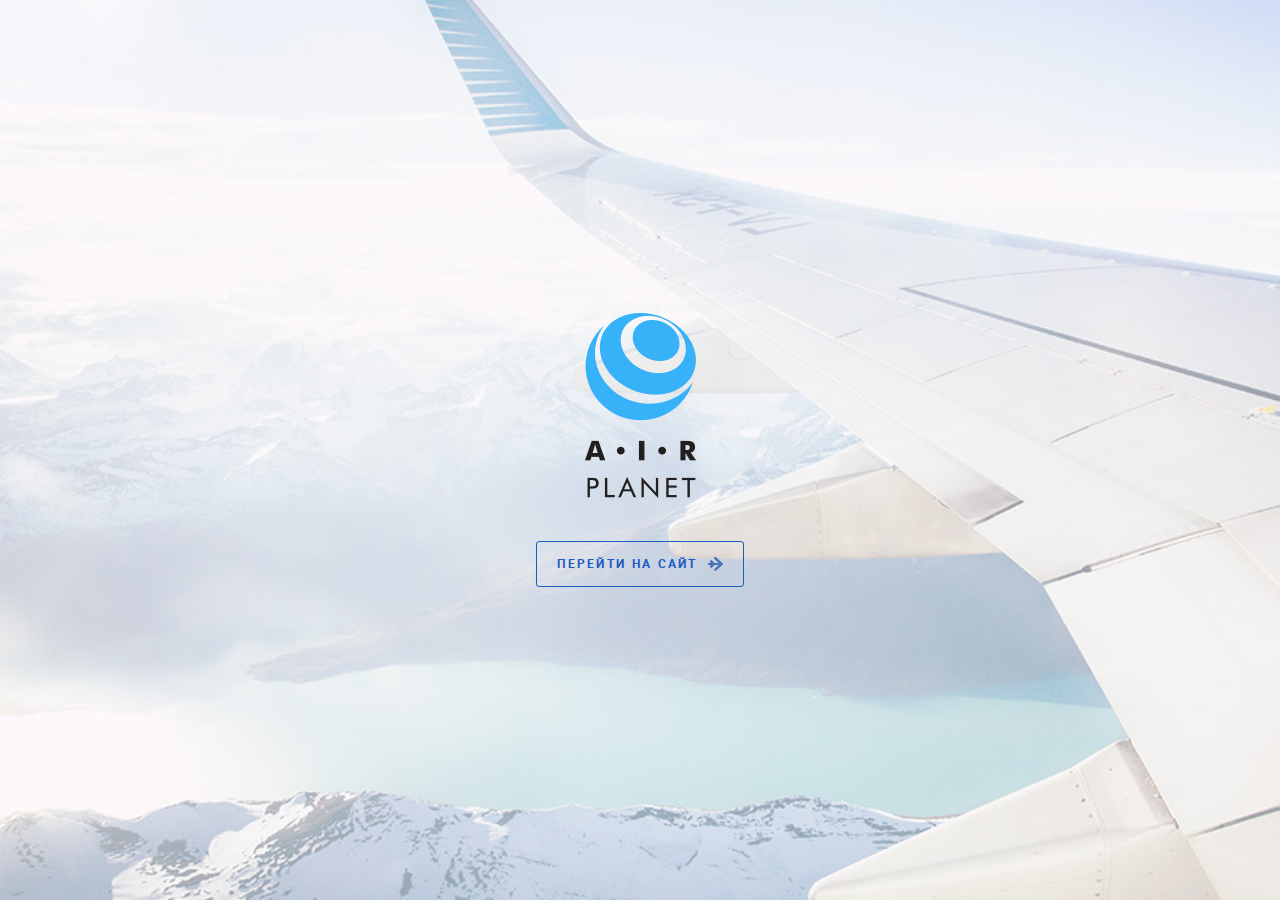
<file: index.html>
<!DOCTYPE html>
<html lang="en">
<head>
  <meta charset="UTF-8">
  <meta name="viewport" content="width=device-width, initial-scale=1.0">
  <meta http-equiv="X-UA-Compatible" content="ie=edge">
  <link rel="stylesheet" href="./css/intro-style.css">
  <title>Document</title>
</head>
<body>
  <div class="wrapper">
  <div class="intro">
    <div class="intro-content">
      <div class="intro-content__logo">
        <img src="./img/intro/logo_intro.png" alt="" class="intro__logo-pic">
      </div>
      <div class="intro-content__btn">
        <a href="./main.html" class="intro-content__btn-link">Перейти на сайт</a>
      </div>
    </div>
  </div>
</div>
</body>
</html>
</file>
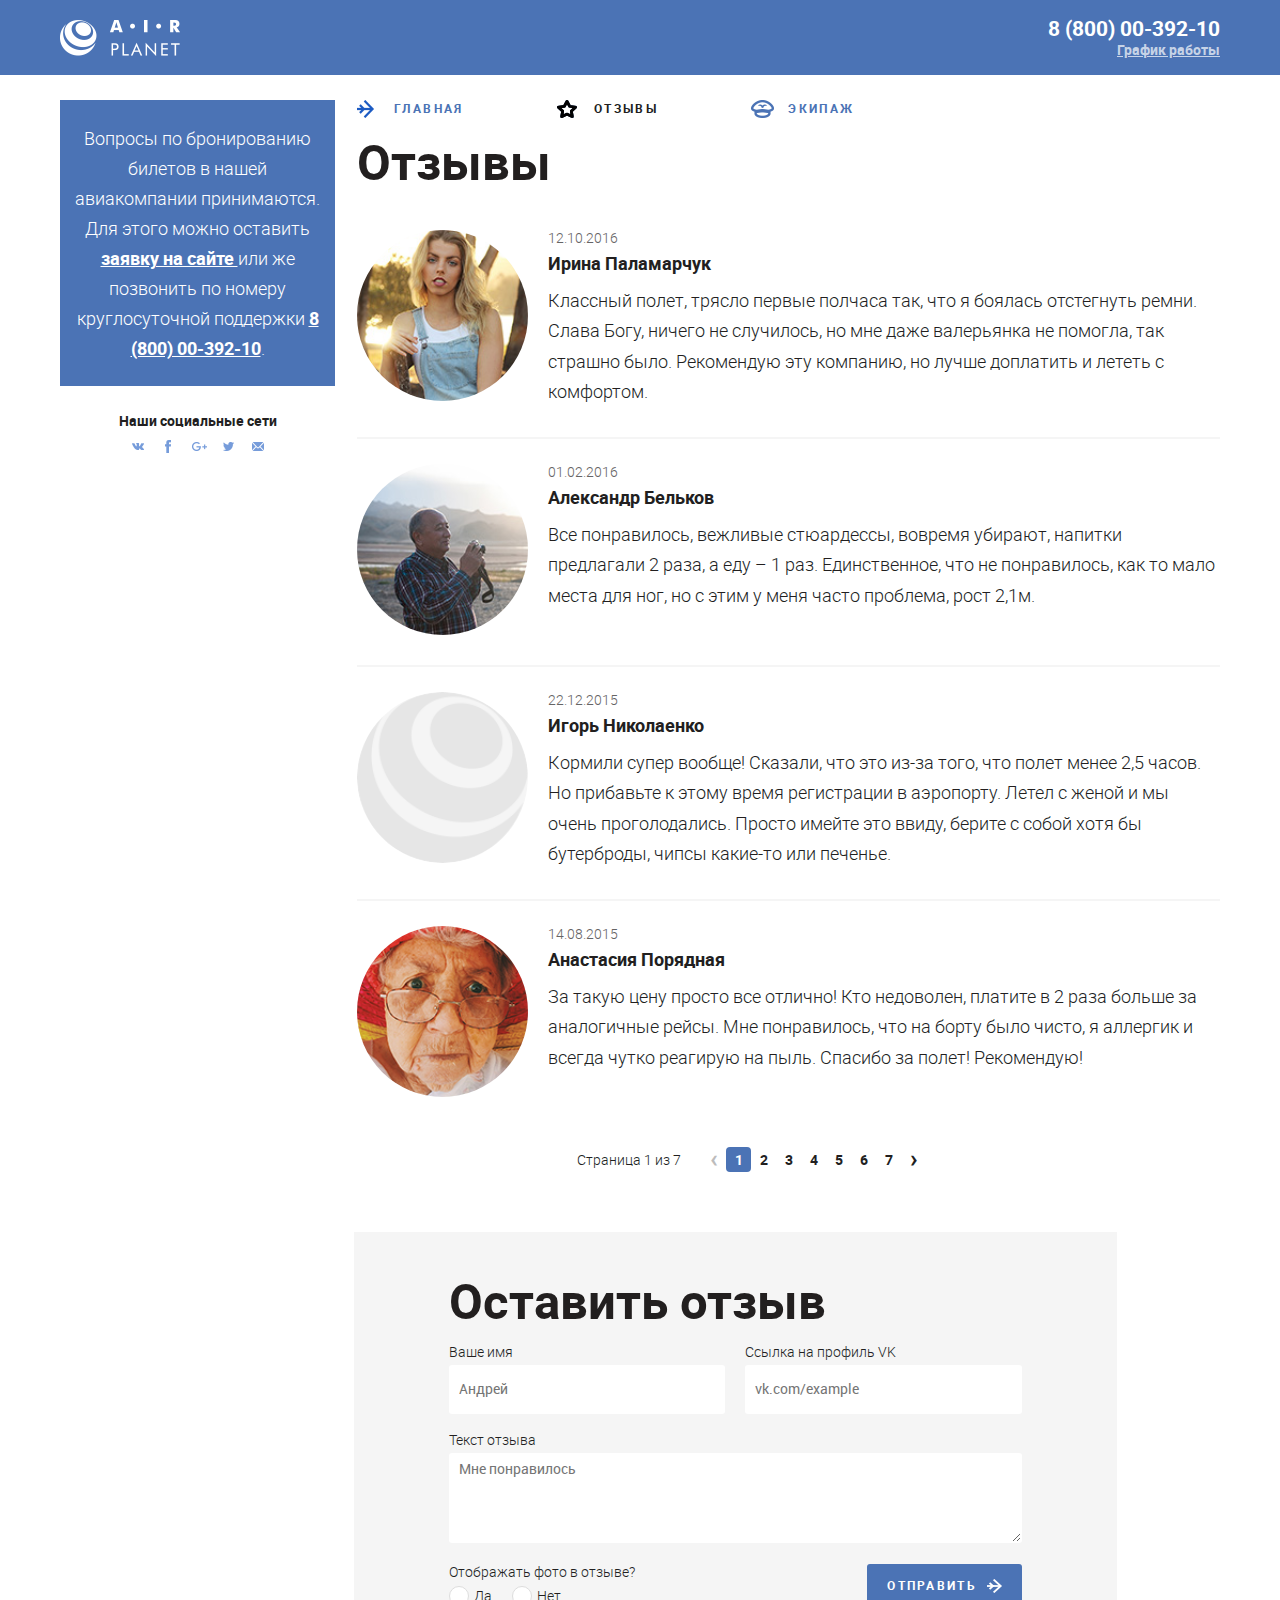
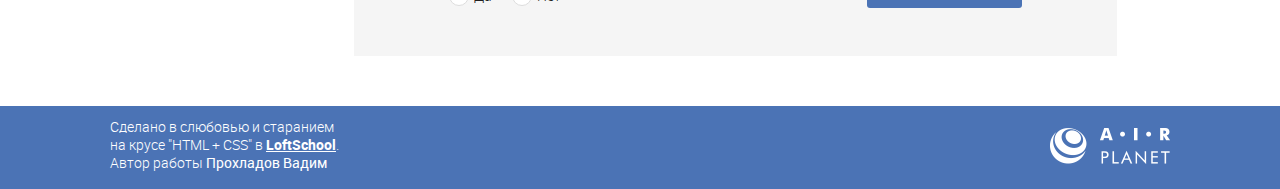
<file: comments.html>
<!DOCTYPE html>
<html lang="ru">

<head>
  <meta charset="UTF-8">
  <meta name="viewport" content="width=device-width, initial-scale=1.0">
  <meta http-equiv="X-UA-Compatible" content="ie=edge">
  <link rel="stylesheet" href="./css/comments.css">
  <title>Document</title>
</head>

<body>
  <div class="wrapper">
    <div class="wrapper__content">
      <header class="header">
        <div class="container container_width_1160 header__container">
          <a href="./main.html" class="logo header__logo">
            <img src="./img/logo.png" class="logo__pic" alt="Логотип Air Planet">
          </a>
          <div class="contacts">
            <a href="tel:+78000039210" class="contacts__phone">8 (800) 00-392-10</a>
            <div class="contacts__worktime">
              <a href='#' class="contacts__worktime-text">График работы</a>
              <div class="contacts__drop">
                <ul class="contacts__work-list">
                  <li class="contacts__work-item contacts__work-item_active">
                    пн-вс: 09:00-20:00
                  </li>
                  <li class="contacts__work-item">
                    обед: 14:00-14:30
                  </li>
                </ul>
              </div>
            </div>

          </div>
        </div>
      </header>

      <div class="page-content">
          <section class="main-section main-section_pt_25">
            <div class="container container_width_1160 page-content__container">
            <aside class="sidebar sidebar_width_275">
                <section class="booking booking_aside">

                      <div class="booking__text">
                        Вопросы по бронированию билетов в нашей авиакомпании принимаются. Для этого можно оставить <a href=""
                          class="booking__link"> заявку на сайте </a>или же позвонить по номеру круглосуточной поддержки <a href=""
                          class="booking__tel">8 (800) 00-392-10</a>.
                      </div>

                      </section>
                      <div class="socials socials_aside">
                          <div class="socials__text">Наши социальные сети</div>
                          <ul class="socials__list">
                            <li class="socials__item">
                              <a class="social__link social__link_vk" href="#">
                                Вконтакте
                              </a>
                            </li>
                            <li class="socials__item">
                              <a class="social__link social__link_fs" href="#">
                                Фейсбук
                              </a>
                            </li>
                            <li class="socials__item">
                              <a class="social__link social__link_gplus" href="#">
                                Гугл+
                              </a>
                            </li>
                            <li class="socials__item">
                              <a class="social__link social__link_tw" href="#">
                                Твитер
                              </a>
                            </li>
                            <li class="socials__item">
                              <a class="social__link social__link_email" href="#">
                                Email
                              </a>
                            </li>
                          </ul>
                        </div>
            </aside>
            <div class="page-content-text">
                <nav class="nav nav_gorizont">
                    <ul class="nav__list">
                      <li class="nav__item ">
                        <a href="./main.html" class="nav__link nav__link--icon--plane">
                          Главная
                        </a>
                      </li>
                      <li class="nav__item nav__item--active">
                        <a href="#" class="nav__link nav__link--icon--reviews">
                          Отзывы
                        </a>
                      </li>
                      <li class="nav__item">
                        <a href="./team.html" class="nav__link nav__link--icon--team">
                          Экипаж
                        </a>
                      </li>
                    </ul>
                  </nav>
              <main class="main-content">
                <section class="reviews main-content__reviews">
                  <h2 class="title reviews__title">Отзывы</h2>
                  <ul class="reviews__list">
                    <li class="reviews__item">
                      <div class="reviews__icon reviews__icon_width_171">
                        <img src="./img/comments/comments_avatar/irina.jpg" alt="" class="reviews__pic">
                      </div>
                      <section class="reviews__desc">
                        <div class="reviews__date">12.10.2016</div>
                        <h3 class="reviews__name">Ирина Паламарчук</h3>
                        <div class="reviews__text">
                          <p>
                            Классный полет, трясло первые полчаса так, что я боялась отстегнуть ремни. Слава Богу,
                            ничего не случилось, но мне даже валерьянка не помогла, так страшно было. Рекомендую эту
                            компанию, но лучше доплатить и лететь с комфортом.</p>
                        </div>
                    </li>
                    <li class="reviews__item">
                      <div class="reviews__icon reviews__icon_width_171">
                        <img src="./img/comments/comments_avatar/alexandr.jpg" alt="" class="reviews__pic">
                      </div>
                      <div class="reviews__desc">
                        <div class="reviews__date">01.02.2016</div>
                        <h3 class="reviews__name">Александр Бельков</h3>
                        <div class="reviews__text">
                          <p>
                            Все понравилось, вежливые стюардессы, вовремя убирают, напитки предлагали 2 раза, а еду – 1
                            раз. Единственное, что не понравилось, как то мало места для ног, но с этим у меня часто
                            проблема, рост 2,1м.</p>
                        </div>
                      </div>
                    </li>
                    <li class="reviews__item">
                      <div class="reviews__icon reviews__icon_width_171">
                        <img src="./img/comments/comments_avatar/no_avatar.png" alt="" class="reviews__pic">
                      </div>
                      <div class="reviews__desc">
                        <div class="reviews__date">22.12.2015</div>
                        <h3 class="reviews__name">Игорь Николаенко</h3>
                        <div class="reviews__text">
                          <p>


                            Кормили супер вообще! Сказали, что это из-за того, что полет менее 2,5 часов. Но прибавьте к
                            этому время регистрации в аэропорту. Летел с женой и мы очень проголодались. Просто имейте
                            это ввиду, берите с собой хотя бы бутерброды, чипсы какие-то или печенье.
                          </p>
                        </div>
                      </div>
                    </li>
                    <li class="reviews__item">
                      <div class="reviews__icon reviews__icon_width_171">
                        <img src="./img/comments/comments_avatar/anastasia.jpg" alt="" class="reviews__pic">
                      </div>
                      <div class="reviews__desc">
                        <div class="reviews__date">14.08.2015</div>
                        <h3 class="reviews__name">Анастасия Порядная</h3>
                        <div class="reviews__text">
                          <p>
                            За такую цену просто все отлично! Кто недоволен, платите в 2 раза больше за аналогичные
                            рейсы. Мне понравилось, что на борту было чисто, я аллергик и всегда чутко реагирую на пыль.
                            Спасибо за полет! Рекомендую!
                          </p>
                        </div>
                      </div>
                    </li>

                  </ul>
                  <div class="pagination reviews__pagination">
                    <div class="pagination__display">Страница 1 из 7</div>
                    <div class="pagination__pager">
                      <a href="#" class="pagination__button-prev pagination__button--non-active"> &#8249; </a>
                      <ul class="pagination__list">
                        <li class="pagination__item pagination__item--active">
                          <a href="#" class="pagination__link">1</a>
                        </li>
                        <li class="pagination__item">
                          <a href="#" class="pagination__link">2</a>
                        </li>
                        <li class="pagination__item">
                          <a href="#" class="pagination__link">3</a>
                        </li>
                        <li class="pagination__item">
                          <a href="#" class="pagination__link">4</a>
                        </li>
                        <li class="pagination__item">
                          <a href="#" class="pagination__link">5</a>
                        </li>
                        <li class="pagination__item">
                          <a href="#" class="pagination__link">6</a>
                        </li>
                        <li class="pagination__item">
                          <a href="#" class="pagination__link">7</a>
                        </li>
                      </ul>
                      <a href="#" class="pagination__button-next"> &#8250; </a>
                    </div>
                  </div>


                </section>
              </main>
            </div>
            </div>
          </section>
          
          <section class="form-section">
        <div class="container">
          <div class="content-inner content-inner_pr_23_pl_5">
          <div class="form form_pl_pr_95 ">
            <h2 class="title form__title">Оставить отзыв</h2>
            <form action="" class="form__elem">
              <div class="form__row">

                <label class="form__block">
                  <div class="form__block-title">Ваше имя</div>
                  <input placeholder="Андрей" type="text" name="" class="form__input">
                </label>
                <label class="form__block">
                  <div class="form__block-title">Ссылка на профиль VK</div>
                  <input placeholder="vk.com/example" type="text" name="" class="form__input">
                </label>
              </div>
              <div class="form__row">

                <label class="form__block">
                  <div class="form__block-title">Текст отзыва</div>
                  <textarea placeholder="Мне понравилось" class="form__input form__input_textarea"></textarea>

                </label>

              </div>
              <div class="form__row">
                <div class="form__question">
                  <div class="form__question-title">Отображать фото в отзыве?</div>
                  <div class="form__question-options">
                    <label class="option">
                      <input type="radio" class="option__radio" name='radio' value='radio1'>
                      <div class="option__title">Да</div>
                    </label>
                    <label class="option">
                      <input type="radio" class="option__radio" name='radio' valeu='radio2'>
                      <div class="option__title">Нет</div>
                    </label>
                  </div>
                </div>
                <div class="form__button">
                  <button class="form__input-button">
                    Отправить

                  </button>
                </div>
              </div>
            </form>
          </div>
        </div>
      </div>
          </section>
      </div>

  
 

  </div>
  <footer class="footer">
    <div class="container footer__container">
      <div class="copiryght">
        Сделано в слюбовью и старанием на крусе "HTML + CSS" в <a href="#" class="copiryght__link">LoftSchool</a>.
        Автор
        работы <b>Прохладов Вадим</b>
      </div>
      <a href="#" class="logo footer__logo">
        <img src="./img/logo.png" class="logo__pic" alt="Логотип Air Planet">
      </a>
      
    </div>
  </footer>
</div>
</body>

</html>
</file>
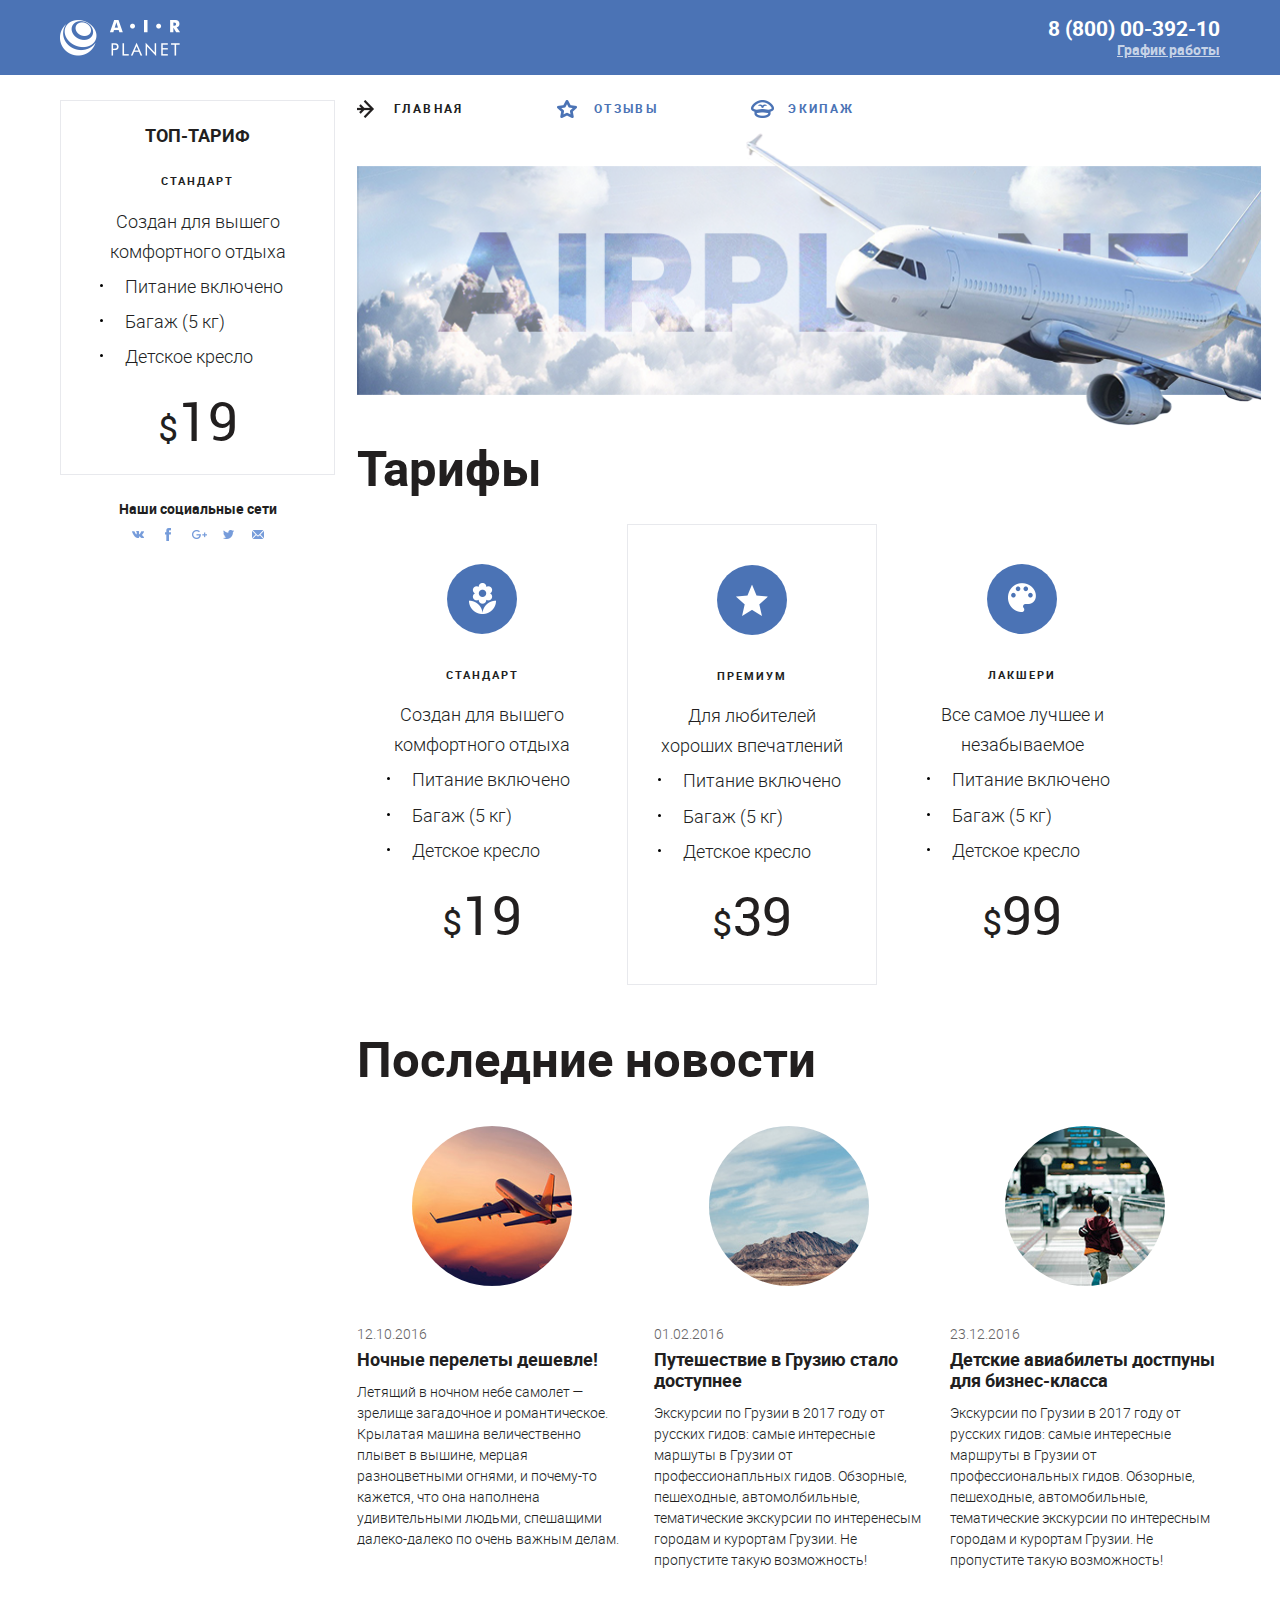
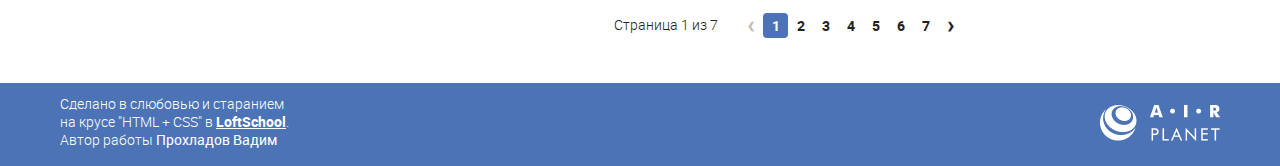
<file: main.html>
<!DOCTYPE html>
<html lang="ru">

<head>
  <meta charset="UTF-8">
  <meta name="viewport" content="width=device-width, initial-scale=1.0">
  <meta http-equiv="X-UA-Compatible" content="ie=edge">
  <title>Airplanet</title>
  <link rel="stylesheet" href="./css/main.css">
</head>

<body>
  <div class="wrapper">
    <div class="wrapper__content">
    <header class="header">
      <div class="container container_width_1160  header__container">

        <a href="./main.html" class="logo header__logo">
          <img src="./img/logo.png" class="logo__pic" alt="Логотип Air Planet">
        </a>
        <div class="contacts">
          <a href="tel:+78000039210" class="contacts__phone">8 (800) 00-392-10</a>
          <div class="contacts__worktime">
            <a href='#' class="contacts__worktime-text">График работы</a>
            <div class="contacts__drop">
              <ul class="contacts__work-list">
                <li class="contacts__work-item contacts__work-item_active">
                    пн-вс: 09:00-20:00
                </li>
                <li class="contacts__work-item">
                    обед: 14:00-14:30
                </li>
              </ul>
            </div>
          </div>

        </div>
      </div>
    </header>
    <div class="page-content">
      <div class="main-section main-section_pt_25_pb_45">
      <div class="container container_width_1160 page-content__container">
        <aside class="sidebar sidebar_width_275">
            <div class="tariff tariff_border tariff_best" >
                <!-- <div class="tarriff__icon">
                  <img src="img/tariff__icon-flower.png" alt="" class="tariff__pic">
                </div> -->
                <div class="tariff__category">
                  Топ-тариф
                </div>
                <h3 class="tariff__name">Стандарт</h3>
                <div class="tariff__desc">
                  <p class="tariff__text"> Создан для вышего комфортного отдыха</p>
                  <ul class="tariff__features">
                    <li class="tariff__features-item">
                      Питание включено
                    </li>
                    <li class="tariff__features-item">
                      Багаж (5 кг)
                    </li>
                    <li class="tariff__features-item">
                      Детское кресло
                    </li>
                  </ul>
                  <div class="tariff__price">
                      <div class="tariff__price-sign">$</div>
                      <div class="tariff__price-numbers">19</div>
                  </div>
                </div>
              </div>
              <div class="socials socials_aside">
                  <div class="socials__text">Наши социальные сети</div>
                  <ul class="socials__list">
                    <li class="socials__item">
                      <a class="social__link social__link_vk" href="#">
                        Вконтакте
                      </a>
                    </li>
                    <li class="socials__item">
                      <a class="social__link social__link_fs" href="#">
                        Фейсбук
                      </a>
                    </li>
                    <li class="socials__item">
                      <a class="social__link social__link_gplus" href="#">
                        Гугл+
                      </a>
                    </li>
                    <li class="socials__item">
                      <a class="social__link social__link_tw" href="#">
                        Твитер
                      </a>
                    </li>
                    <li class="socials__item">
                      <a class="social__link social__link_email" href="#">
                        Email
                      </a>
                    </li>
                  </ul>
                </div>
        </aside>
        <div class="page-content-text">
        <main class="main-content">
            <nav class="nav nav_gorizont">
                <ul class="nav__list">
                  <li class="nav__item nav__item--active">
                    <a href="#" class="nav__link nav__link--icon--plane">
                      Главная
                    </a>
                  </li>
                  <li class="nav__item">
                    <a href="./comments.html" class="nav__link nav__link--icon--reviews">
                      Отзывы
                    </a>
                  </li>
                  <li class="nav__item">
                    <a href="./team.html" class="nav__link nav__link--icon--team">
                      Экипаж
                    </a>
                  </li>
                </ul>
              </nav>
          <div class="banner banner_mb_7">
            <div class="banner__pic"></div>
          </div>
          <div class="tariffs main-content__tariffs">
            <h2 class="title tariffs__title">Тарифы</h2>
            <ul class="tariffs__list">
              <li class="tariffs__item tariff" >
                <div class="tarriff__icon">
                  <img src="./img/tariff__icon-flower.png" alt="" class="tariff__pic">
                </div>
                <h3 class="tariff__name">Стандарт</h3>
                <div class="tariff__desc">
                  <p class="tariff__text"> Создан для вышего комфортного отдыха</p>
                  <ul class="tariff__features">
                    <li class="tariff__features-item">
                      Питание включено
                    </li>
                    <li class="tariff__features-item">
                      Багаж (5 кг)
                    </li>
                    <li class="tariff__features-item">
                      Детское кресло
                    </li>
                  </ul>
                  <div class="tariff__price">
                      <div class="tariff__price-sign">$</div>
                      <div class="tariff__price-numbers">19</div>
                  </div>
                </div>
              </li>
              <li class="tariffs__item tariff_border tariff">
                <div class="tarriff__icon">
                  <img src="./img/tariff__icon-star.png" alt="" class="tariff__pic">
                </div>
                <h3 class="tariff__name">Премиум</h3>
                <div class="tariff__desc">
                  <p class="tariff__text">Для любителей хороших впечатлений</p>
                  <ul class="tariff__features">
                    <li class="tariff__features-item">
                      Питание включено
                    </li>
                    <li class="tariff__features-item">
                      Багаж (5 кг)
                    </li>
                    <li class="tariff__features-item">
                      Детское кресло
                    </li>
                  </ul>
                  <div class="tariff__price">
                    <div class="tariff__price-sign">$</div>
                    <div class="tariff__price-numbers">39</div>
                </div>
              </li>
              <li class="tariffs__item tariff">
                <div class="tarriff__icon">
                  <img src="./img/tariff__icon-palette.png" alt="" class="tariff__pic">
                </div>
                <h3 class="tariff__name">Лакшери</h3>
                <div class="tariff__desc">
                  <p class="tariff__text">Все самое лучшее и незабываемое</p>
                  <ul class="tariff__features">
                    <li class="tariff__features-item">
                      Питание включено
                    </li>
                    <li class="tariff__features-item">
                      Багаж (5 кг)
                    </li>
                    <li class="tariff__features-item">
                      Детское кресло
                    </li>
                  </ul>
                  <div class="tariff__price">
                      <div class="tariff__price-sign">$</div>
                      <div class="tariff__price-numbers">99</div>
                  </div>
                </div>
              </li>
            </ul>
          </div>
          <div class="news  main-content__news news_gorizont">
            <h2 class="title news__title">Последние новости</h2>
            <ul class="news__list">
              <li class="news__item">
                <div class="news__icon">
                  <img src="./img/news__pic1.jpg" alt="" class="news__pic">
                </div>
                <div class="news__desc">
                  <div class="news__date">12.10.2016</div>
                  <h3 class="news__name">Ночные перелеты дешевле!</h3>
                  <div class="news__text">
                    <p>Летящий в ночном небе самолет — зрелище загадочное и романтическое. Крылатая машина величественно плывет в вышине, мерцая разноцветными огнями, и почему-то кажется, что она наполнена удивительными людьми, спешащими далеко-далеко по очень важным делам.</p>
                  </div>
              </li>
              <li class="news__item">
                <div class="news__icon">
                  <img src="./img/news__pic2.jpg" alt="" class="news__pic">
                </div>
                <div class="news__desc">
                  <div class="news__date">01.02.2016</div>
                  <h3 class="news__name">Путешествие в Грузию стало доступнее</h3>
                  <div class="news__text">
                    <p>Экскурсии по Грузии в 2017 году от русских гидов: самые интересные маршуты в
                      Грузии от профессионапльных гидов. Обзорные, пешеходные, автомолбильные, тематические экскурсии по
                      интеренесым городам и курортам Грузии. Не пропустите такую возможность!</p>
                  </div>
                </div>
              </li>
              <li class="news__item">
                <div class="news__icon">
                  <img src="./img/news__pic3.jpg" alt="" class="news__pic">
                </div>
                <div class="news__desc">
                  <div class="news__date">23.12.2016</div>
                  <h3 class="news__name">Детские авиабилеты достпуны для бизнес-класса</h3>
                  <div class="news__text">
                    <p>
                      Экскурсии по Грузии в 2017 году от русских гидов: самые интересные маршруты в Грузии от профессиональных гидов. Обзорные, пешеходные, автомобильные, тематические экскурсии по интересным городам и курортам Грузии. Не пропустите такую возможность!
                    </p>
                  </div>
                </div>
              </li>
            </ul>
            <div class="pagination">
              <div class="pagination__display">Страница 1 из 7</div>
              <div class="pagination__pager">
                <a href="#" class="pagination__button-prev pagination__button--non-active"> &#8249; </a>
                <ul class="pagination__list">
                  <li class="pagination__item pagination__item--active">
                    <a href="#" class="pagination__link">1</a>
                  </li>
                  <li class="pagination__item">
                    <a href="#" class="pagination__link">2</a>
                  </li>
                  <li class="pagination__item">
                    <a href="#" class="pagination__link">3</a>
                  </li>
                  <li class="pagination__item">
                    <a href="#" class="pagination__link">4</a>
                  </li>
                  <li class="pagination__item">
                    <a href="#" class="pagination__link">5</a>
                  </li>
                  <li class="pagination__item">
                    <a href="#" class="pagination__link">6</a>
                  </li>
                  <li class="pagination__item">
                    <a href="#" class="pagination__link">7</a>
                  </li>
                </ul>
                <a href="#" class="pagination__button-next"> &#8250; </a>
              </div>
            </div>
          </div>
      </div>
    </div>
    </main>
  </div>
</div>
  </div>
</div>
  <footer class="footer">
    <div class="container container_width_1160 footer__container">
      <div class="copiryght">
        Сделано в слюбовью и старанием на крусе "HTML + CSS" в <a href="#" class="copiryght__link">LoftSchool</a>.
        Автор
        работы <b>Прохладов Вадим</b>
      </div>
      <a href="#" class="logo footer__logo">
        <img src="./img/logo.png" class="logo__pic" alt="Логотип Air Planet">
      </a>
      
    </div>
  </footer>
</body>

</html>
</file>
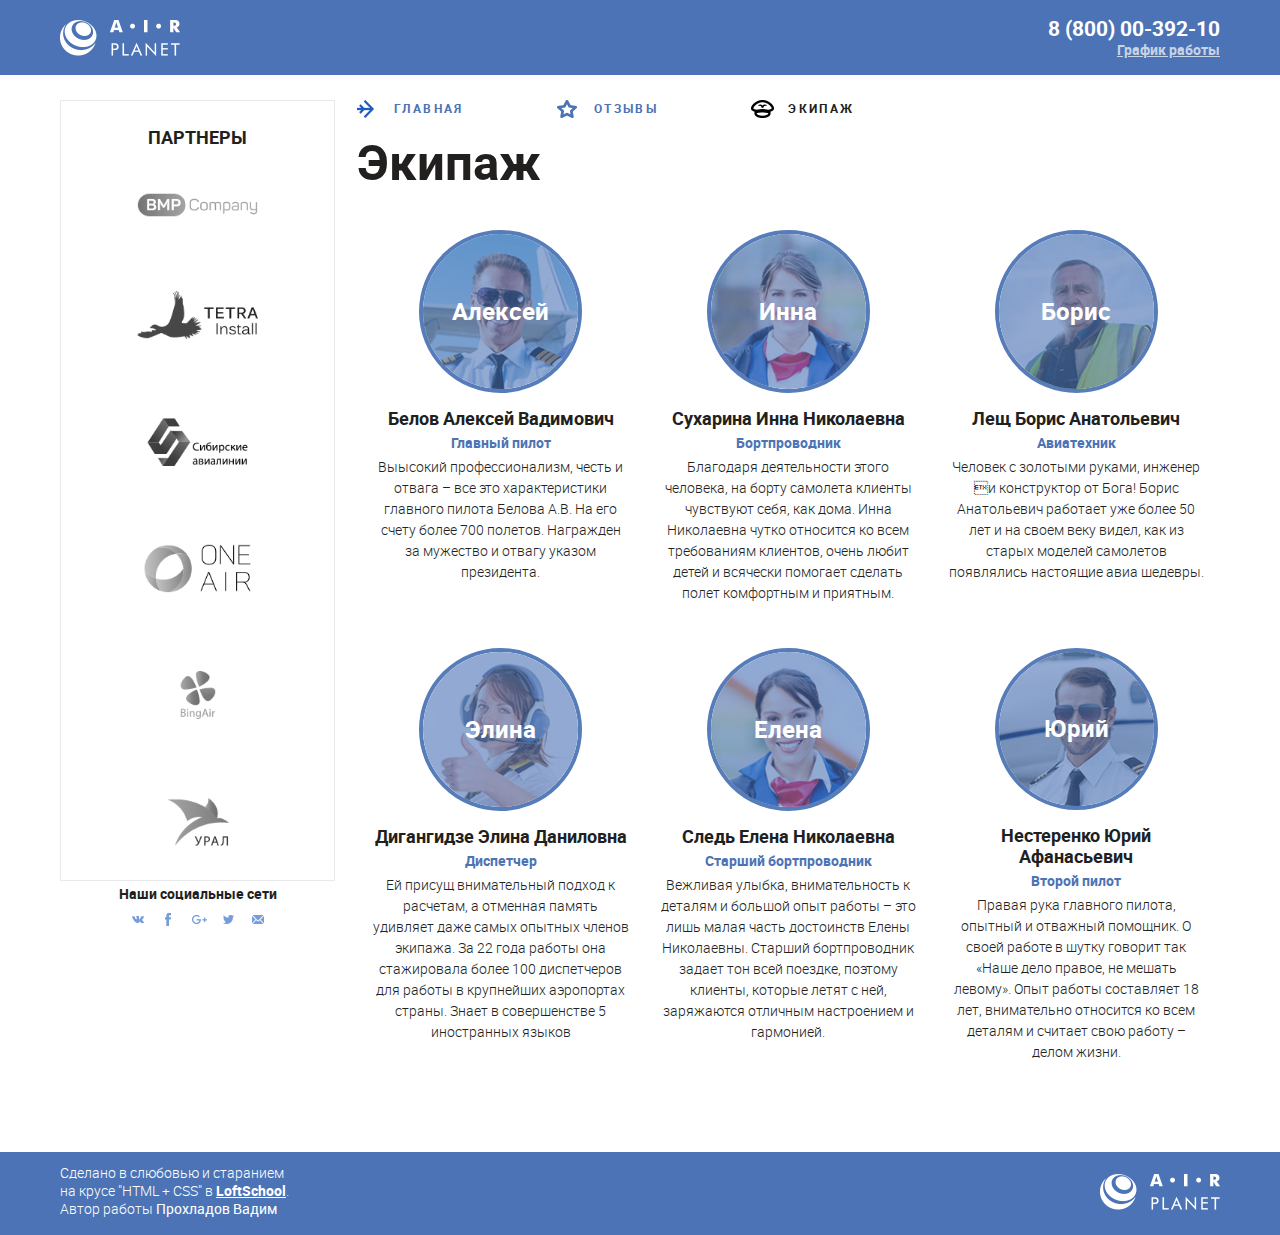
<file: team.html>
<!DOCTYPE html>
<html lang="ru">

<head>
  <meta charset="UTF-8">
  <meta name="viewport" content="width=device-width, initial-scale=1.0">
  <meta http-equiv="X-UA-Compatible" content="ie=edge">
  <title>Document</title>
  <link rel="stylesheet" href="./css/team2.css">
</head>

<body>
  <div class="wrapper">
    <div class="wrapper__content">
      <header class="header">
        <div class="container  container_width_1160 header__container">

          <a href="./main.html" class="logo header__logo">
            <img src="./img/logo.png" class="logo__pic" alt="Логотип Air Planet">
          </a>
          <div class="contacts">
            <a href="tel:+78000039210" class="contacts__phone">8 (800) 00-392-10</a>
            <div class="contacts__worktime">
              <a href='#' class="contacts__worktime-text">График работы</a>
              <div class="contacts__drop">
                <ul class="contacts__work-list">
                  <li class="contacts__work-item contacts__work-item_active">
                    пн-вс: 09:00-20:00
                  </li>
                  <li class="contacts__work-item">
                    обед: 14:00-14:30
                  </li>
                </ul>
              </div>
            </div>

          </div>
        </div>
      </header>

      <div class="page-content">
        <div class="main-section main-section_pt_25_pb_45">
          
       
        <div class="container container_width_1160 page-content__container">
          <aside class="sidebar sidebar_width_275">
              
                <section class="partners partners_aside">
                    <h2 class="title partners__title">Партнеры</h2>
                    <ul class="partners__list">
                      <li class="patners__item">
                        <a href='#' class="partners__logo">
                          <img src="./img/team/partners_logo/bpm_company-hover.png" alt="" class="partners__pic">
                        </a>
                      </li>
                      <li class="patners__item">
                        <a href='#' class="partners__logo">
                          <img src="./img/team/partners_logo/tetra_install-hover.png" alt="" class="partners__pic">
                        </a>
                      </li>
                      <li class="patners__item">
                        <a href='#' class="partners__logo">
                          <img src="./img/team/partners_logo/sibir_airline.png" alt="" class="partners__pic">
                        </a>
                      </li>
                      <li class="patners__item">
                        <a href='#'class="partners__logo">
                          <img src="./img/team/partners_logo/one_air-hover.png" alt="" class="partners__pic">
                        </a>
                      </li>
                      <li class="patners__item">
                        <a href='#' class="partners__logo">
                          <img src="./img/team/partners_logo/bing_air-hover.png" alt="" class="partners__pic">
                        </a>
                      </li>
    
    
    
                      <li class="patners__item">
                        <a class="partners__logo">
                          <img src="./img/team/partners_logo/ural-hover.png" alt="" class="partners__pic">
                        </a>
                      </li>
                      
                    </ul>
                  </section>
                  <div class="socials socials_aside">
                    <div class="socials__text">Наши социальные сети</div>
                    <ul class="socials__list">
                      <li class="socials__item">
                        <a class="social__link social__link_vk" href="">
                          Вконтакте
                        </a>
                      </li>
                      <li class="socials__item">
                        <a class="social__link social__link_fs" href="">
                          Фейсбук
                        </a>
                      </li>
                      <li class="socials__item">
                        <a class="social__link social__link_gplus" href="">
                          Гугл+
                        </a>
                      </li>
                      <li class="socials__item">
                        <a class="social__link social__link_tw" href="">
                          Твитер
                        </a>
                      </li>
                      <li class="socials__item">
                        <a class="social__link social__link_email" href="">
                          Email
                        </a>
                      </li>
                    </ul>
                  </div>  
          </aside>
          <div class="page-content-text">
              <nav class="nav nav_gorizont">
                  <ul class="nav__list">
                    <li class="nav__item">
                      <a href="./main.html" class="nav__link nav__link--icon--plane">
                        Главная
                      </a>
                    </li>
                    <li class="nav__item">
                      <a href="./comments.html" class="nav__link nav__link--icon--reviews">
                        Отзывы
                      </a>
                    </li>
                    <li class="nav__item nav__item--active">
                      <a href="./team.html" class="nav__link nav__link--icon--team">
                        Экипаж
                      </a>
                    </li>
                  </ul>
                </nav>
            <main class="main-content">
              <div class="team">
                <h2 class="title team-title">
                  Экипаж
                </h2>
                <ul class="team__list team__list_border">
                  <li class="team__item">
                    <div class="team__avatar">
                      <img src="./img/team/team_avatar/Alex_avatar.jpg" alt="" class="team__avatar-pic">
                      <div class="team__avatar-name">Алексей</div>
                    </div>
                    <div class="team__desc">
                      <div class="team__name">Белов Алексей Вадимович</div>
                      <div class="team__position">Главный пилот</div>
                      <div class="team__text">
                        <p>Выысокий профессионализм, честь и отвага – все это характеристики главного пилота Белова А.В. На его счету более 700 полетов. Награжден за мужество и отвагу указом президента.</p>
                      </div>
                    </div>
                  </li>
                  <li class="team__item">
                    <div class="team__avatar">
                      <img src="./img/team/team_avatar/Inna_фмфефк.jpg" alt="" class="team__avatar-pic">
                      <div class="team__avatar-name">Инна</div>
                    </div>
                    <div class="team__desc">
                      <div class="team__name">Сухарина Инна Николаевна</div>
                      <div class="team__position">Бортпроводник</div>
                      <div class="team__text">
                        <p>
                            
                            Благодаря деятельности этого человека, на борту самолета клиенты чувствуют себя, как дома. Инна Николаевна чутко относится ко всем требованиям клиентов, очень любит детей и всячески помогает сделать полет комфортным и приятным.</p>
                      </div>
                    </div>
                  </li>
                  <li class="team__item">
                    <div class="team__avatar">
                      <img src="./img/team/team_avatar/Boris.jpg" alt="" class="team__avatar-pic">
                      <div class="team__avatar-name">Борис</div>
                    </div>
                    <div class="team__desc">
                      <div class="team__name">Лещ Борис Анатольевич</div>
                      <div class="team__position">Авиатехник</div>
                      <div class="team__text">
                        <p>
                            
                            Человек с золотыми руками, инженер и конструктор от Бога! Борис Анатольевич работает уже более 50 лет и на своем веку видел, как из старых моделей самолетов появлялись настоящие авиа шедевры.</p>
                      </div>
                    </div>
                  </li>
                  <li class="team__item">
                    <div class="team__avatar">
                      <img src="./img/team/team_avatar/Elina.jpg" alt="" class="team__avatar-pic">
                      <div class="team__avatar-name">Элина</div>
                    </div>
                    <div class="team__desc">
                        <div class="team__name">Дигангидзе Элина Даниловна</div>
                        <div class="team__position">Диспетчер</div>
                        <div class="team__text">
                          <p>
                              
                              Ей присущ внимательный подход к расчетам, а отменная память удивляет даже самых опытных членов экипажа. За 22 года работы она стажировала более 100 диспетчеров для работы в крупнейших аэропортах страны.  Знает в совершенстве 5 иностранных языков</p>
                        </div>
                      </div>
                  </li>
                  <li class="team__item">
                    <div class="team__avatar">
                      <img src="./img/team/team_avatar//Elena.jpg" alt="" class="team__avatar-pic">
                      <div class="team__avatar-name">Елена</div>
                    </div>
                    <div class="team__desc">
                        <div class="team__name">Следь Елена Николаевна</div>
                        <div class="team__position">Старший бортпроводник</div>
                        <div class="team__text">
                          <p>
                              
                              Вежливая улыбка, внимательность к деталям и большой опыт работы – это лишь малая часть достоинств Елены Николаевны. Старший бортпроводник задает тон всей поездке, поэтому клиенты, которые летят с ней, заряжаются отличным настроением и гармонией.</p>
                        </div>
                      </div>
                    
                  </li>
                  <li class="team__item">
                    <div class="team__avatar">
                      <img src="./img/team/team_avatar/Yrii.jpg" alt="" class="team__avatar-pic">
                      <div class="team__avatar-name">Юрий</div>
                    </div>
                    <div class="team__desc">
                        <div class="team__name">Нестеренко Юрий Афанасьевич</div>
                        <div class="team__position">Второй пилот</div>
                        <div class="team__text">
                          <p>
                              
                              Правая рука главного пилота, опытный и отважный помощник. О своей работе в шутку говорит так «Наше дело правое, не мешать левому». Опыт работы составляет 18 лет, внимательно относится ко всем деталям и считает свою работу – делом жизни. </p>
                        </div>
                      </div>
                    
                  </li>

                </ul>

              </div>
              
            </main>
          </div>


        </div>
      </div>
    </div>
    </div>
    <footer class="footer">
      <div class="container container_width_1160 footer__container">
        <div class="copiryght">
          Сделано в слюбовью и старанием на крусе "HTML + CSS" в <a href="#" class="copiryght__link">LoftSchool</a>.
          Автор
          работы <b>Прохладов Вадим</b>
        </div>
        <a href="#" class="logo footer__logo">
          <img src="./img/logo.png" class="logo__pic" alt="Логотип Air Planet">
        </a>
       
      </div>
      
    </footer>
  </div>
</body>

</html>
</file>
<file: css/intro-style.css>
@import url('addition/normalize.css');
@import url('addition/fonts.css');
@import url('addition/base.css');

@import url('block/intro.css');
</file>
<file: css/comments.css>
@import url('addition/normalize.css');
@import url('addition/fonts.css');
@import url('addition/base.css');


@import url('block/contacts.css');
@import url('block/footer.css');
@import url('block/header.css');
@import url('block/main-content.css');
@import url('block/nav.css');
@import url('block/page-content.css');
@import url('block/sidebar.css');
@import url('block/socials.css');
@import url('block/title.css');
@import url('block/copyright.css');
@import url('block/breadcrumbs.css');
@import url('block/page-content-text.css');
@import url('block/main-section.css');

@import url('block/pagination.css');
@import url('block/reviews.css');
@import url('block/booking.css');
@import url('block/form-section.css');
@import url('block/form.css');
@import url('block/content-inner.css');
</file>
<file: css/main.css>
@import url('addition/normalize.css');
@import url('addition/fonts.css');
@import url('addition/base.css');

@import url('block/banner.css');
@import url('block/contacts.css');
@import url('block/footer.css');
@import url('block/header.css');
@import url('block/main-content.css');
@import url('block/nav.css');
@import url('block/news.css');
@import url('block/page-content.css');
@import url('block/pagination.css');
@import url('block/sidebar.css');
@import url('block/socials.css');
@import url('block/tariff.css');
@import url('block/title.css');
@import url('block/copyright.css');
@import url('block/page-content-text.css');
@import url('block/main-section.css');
</file>
<file: css/team2.css>
@import url('addition/normalize.css');
@import url('addition/fonts.css');
@import url('addition/base.css');


@import url('block/contacts.css');
@import url('block/footer.css');
@import url('block/header.css');
@import url('block/main-content.css');
@import url('block/nav.css');
@import url('block/page-content.css');
@import url('block/sidebar.css');
@import url('block/socials.css');
@import url('block/title.css');
@import url('block/copyright.css');
@import url('block/breadcrumbs.css');
@import url('block/team.css');
@import url('block/partners.css');
@import url('block/page-content-text.css');
@import url('block/main-section.css');
@import url('block/content-inner.css');
</file>
